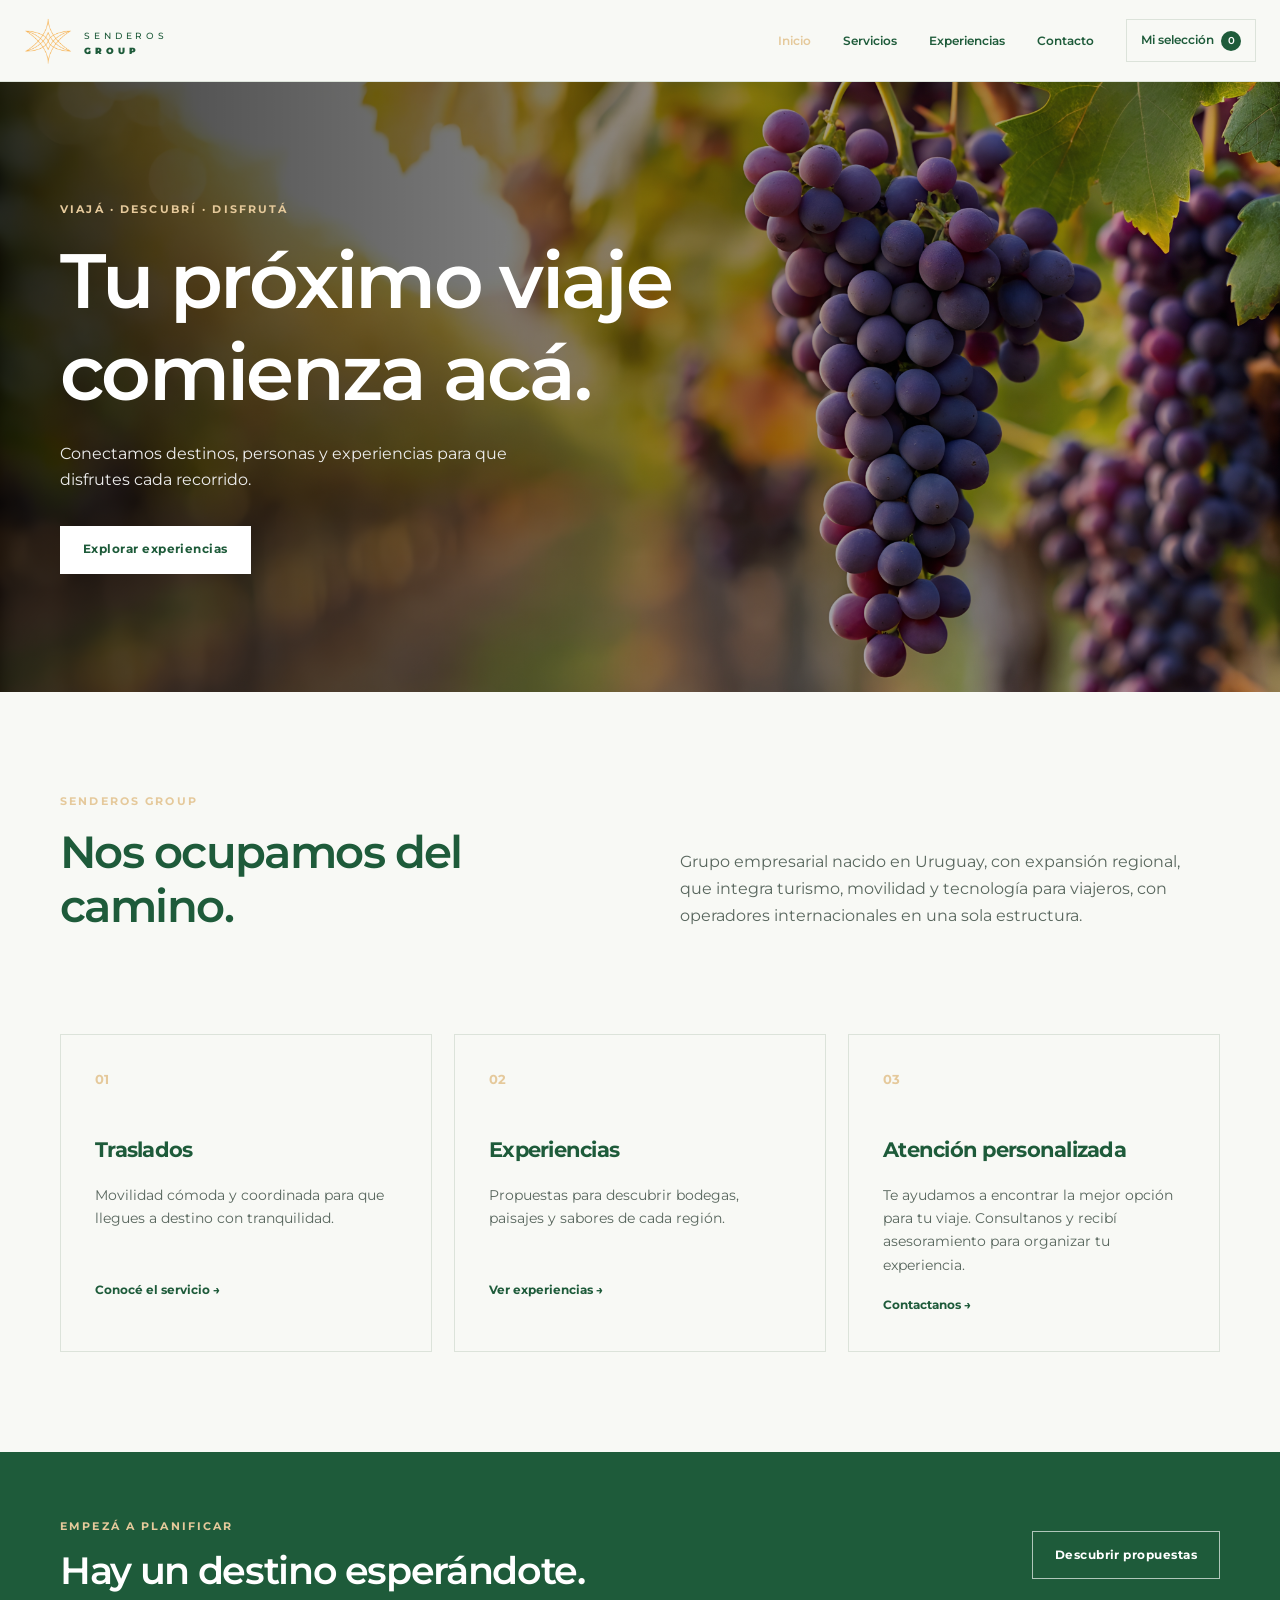
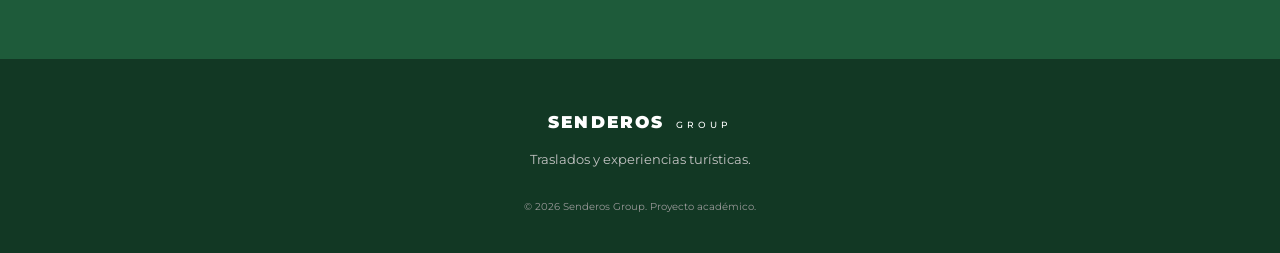
<file: index.html>
<!DOCTYPE html>
<html lang="es">
<head>
  <meta charset="UTF-8">
  <meta name="viewport" content="width=device-width, initial-scale=1.0">
  <meta name="description" content="Senderos Group: experiencias turísticas, traslados y visitas a bodegas.">
  <title>Senderos Group | Inicio</title>
  <link rel="preconnect" href="https://fonts.googleapis.com">
  <link rel="preconnect" href="https://fonts.gstatic.com" crossorigin>
  <link href="https://fonts.googleapis.com/css2?family=Montserrat:wght@400;500;600;700&display=swap" rel="stylesheet">
  <link rel="stylesheet" href="css/styles.css">
  <script src="js/app.js" defer></script>
</head>
<body>
  <header class="site-header">
    <a class="brand" href="index.html">
    <img src="assets/Logo Senderos.png" alt="Logo de Senderos Group">
    <span class="brand-name">SENDEROS<small>GROUP</small></span></a>
    <button class="menu-toggle" aria-label="Abrir menú" aria-expanded="false">☰</button>
    <nav class="main-nav" aria-label="Navegación principal">
      <a class="active" href="index.html">Inicio</a>
      <a href="servicios.html">Servicios</a>
      <a href="productos.html">Experiencias</a>
      <a href="contacto.html">Contacto</a>
      <a class="nav-cart" href="carrito.html">Mi selección <span class="cart-count">0</span></a>
    </nav>
  </header>

  <main>
    <section class="hero">
      <div class="hero-content">
        <p class="eyebrow">VIAJÁ · DESCUBRÍ · DISFRUTÁ</p>
        <h1>Tu próximo viaje<br>comienza acá.</h1>
        <p>Conectamos destinos, personas y experiencias para que disfrutes cada recorrido.</p>
        <a class="button button-light" href="productos.html">Explorar experiencias</a>
      </div>
    </section>

    <section class="section intro-section">
      <div class="section-heading">
        <p class="eyebrow">SENDEROS GROUP</p>
        <h2>Nos ocupamos del camino.</h2>
      </div>
      <p class="intro-copy">Grupo empresarial nacido en Uruguay, con expansión regional, que integra turismo, movilidad y tecnología para viajeros, con operadores internacionales en una sola estructura.</p>
    </section>

    <section class="section feature-grid">
      <article class="feature-card">
        <div class="feature-number">01</div>
        <h3>Traslados</h3>
        <p>Movilidad cómoda y coordinada para que llegues a destino con tranquilidad.</p>
        <a href="servicios.html">Conocé el servicio →</a>
      </article>
      <article class="feature-card">
        <div class="feature-number">02</div>
        <h3>Experiencias</h3>
        <p>Propuestas para descubrir bodegas, paisajes y sabores de cada región.</p>
        <a href="productos.html">Ver experiencias →</a>
      </article>
      <article class="feature-card">
        <div class="feature-number">03</div>
        <h3>Atención personalizada</h3>
        <p>Te ayudamos a encontrar la mejor opción para tu viaje. Consultanos y recibí asesoramiento para organizar tu experiencia.</p>
        <a href="contacto.html">Contactanos →</a>
      </article>
    </section>

    <section class="cta-band">
      <div><p class="eyebrow">EMPEZÁ A PLANIFICAR</p><h2>Hay un destino esperándote.</h2></div>
      <a class="button button-outline-light" href="productos.html">Descubrir propuestas</a>
    </section>
  </main>

  <footer class="site-footer">
    <a class="brand brand-footer" href="index.html">SENDEROS<span>GROUP</span></a>
    <p>Traslados y experiencias turísticas.</p>
    <small>© <span class="current-year"></span> Senderos Group. Proyecto académico.</small>
  </footer>
</body>
</html>
</file>
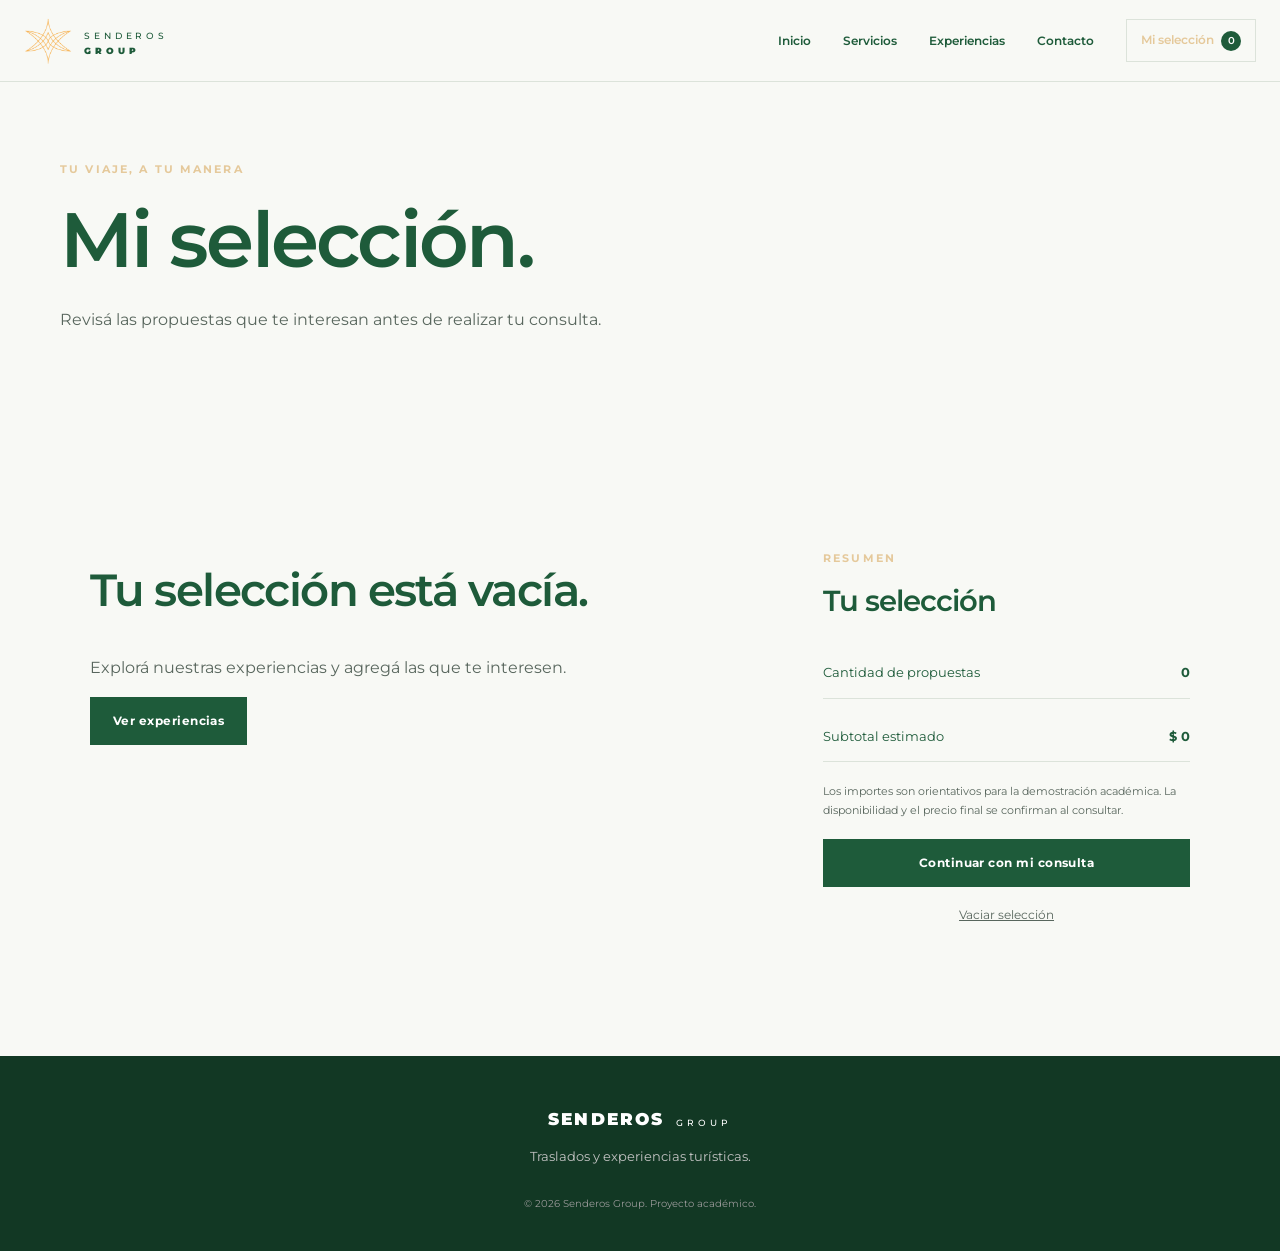
<file: carrito.html>
<!DOCTYPE html>
<html lang="es">
<head>
  <meta charset="UTF-8"><meta name="viewport" content="width=device-width, initial-scale=1.0">
  <title>Senderos Group | Mi selección</title>
  <link rel="preconnect" href="https://fonts.googleapis.com"><link rel="preconnect" href="https://fonts.gstatic.com" crossorigin>
  <link href="https://fonts.googleapis.com/css2?family=Montserrat:wght@400;500;600;700&display=swap" rel="stylesheet">
  <link rel="stylesheet" href="css/styles.css"><script src="js/carrito.js" defer></script><script src="js/app.js" defer></script>
</head>
<body>
  <header class="site-header">
    <a class="brand" href="index.html">
    <img src="assets/Logo Senderos.png" alt="Logo de Senderos Group">
    <span class="brand-name">
        SENDEROS
        <small>GROUP</small>
    </span>
</a>
<button class="menu-toggle" aria-label="Abrir menú" aria-expanded="false">☰</button>
    <nav class="main-nav" aria-label="Navegación principal">
      <a href="index.html">Inicio</a><a href="servicios.html">Servicios</a><a href="productos.html">Experiencias</a><a href="contacto.html">Contacto</a><a class="nav-cart active" href="carrito.html">Mi selección <span class="cart-count">0</span></a>
    </nav>
  </header>
  <main>
    <section class="page-hero compact"><p class="eyebrow">TU VIAJE, A TU MANERA</p><h1>Mi selección.</h1><p>Revisá las propuestas que te interesan antes de realizar tu consulta.</p></section>
    <section class="section cart-section">
      <div id="cart-items" class="cart-items"></div>
      <aside class="cart-summary"><p class="eyebrow">RESUMEN</p><h2>Tu selección</h2><p class="summary-line">Cantidad de propuestas <strong id="cart-total-items">0</strong></p><p class="summary-line">Subtotal estimado <strong id="cart-subtotal">$0</strong></p><p class="disclaimer">Los importes son orientativos para la demostración académica. La disponibilidad y el precio final se confirman al consultar.</p><a class="button button-dark full-button" href="contacto.html">Continuar con mi consulta</a><button id="clear-cart" class="text-button">Vaciar selección</button></aside>
    </section>
  </main>
  <footer class="site-footer"><a class="brand brand-footer" href="index.html">SENDEROS<span>GROUP</span></a><p>Traslados y experiencias turísticas.</p><small>© <span class="current-year"></span> Senderos Group. Proyecto académico.</small></footer>
</body></html>
</file>
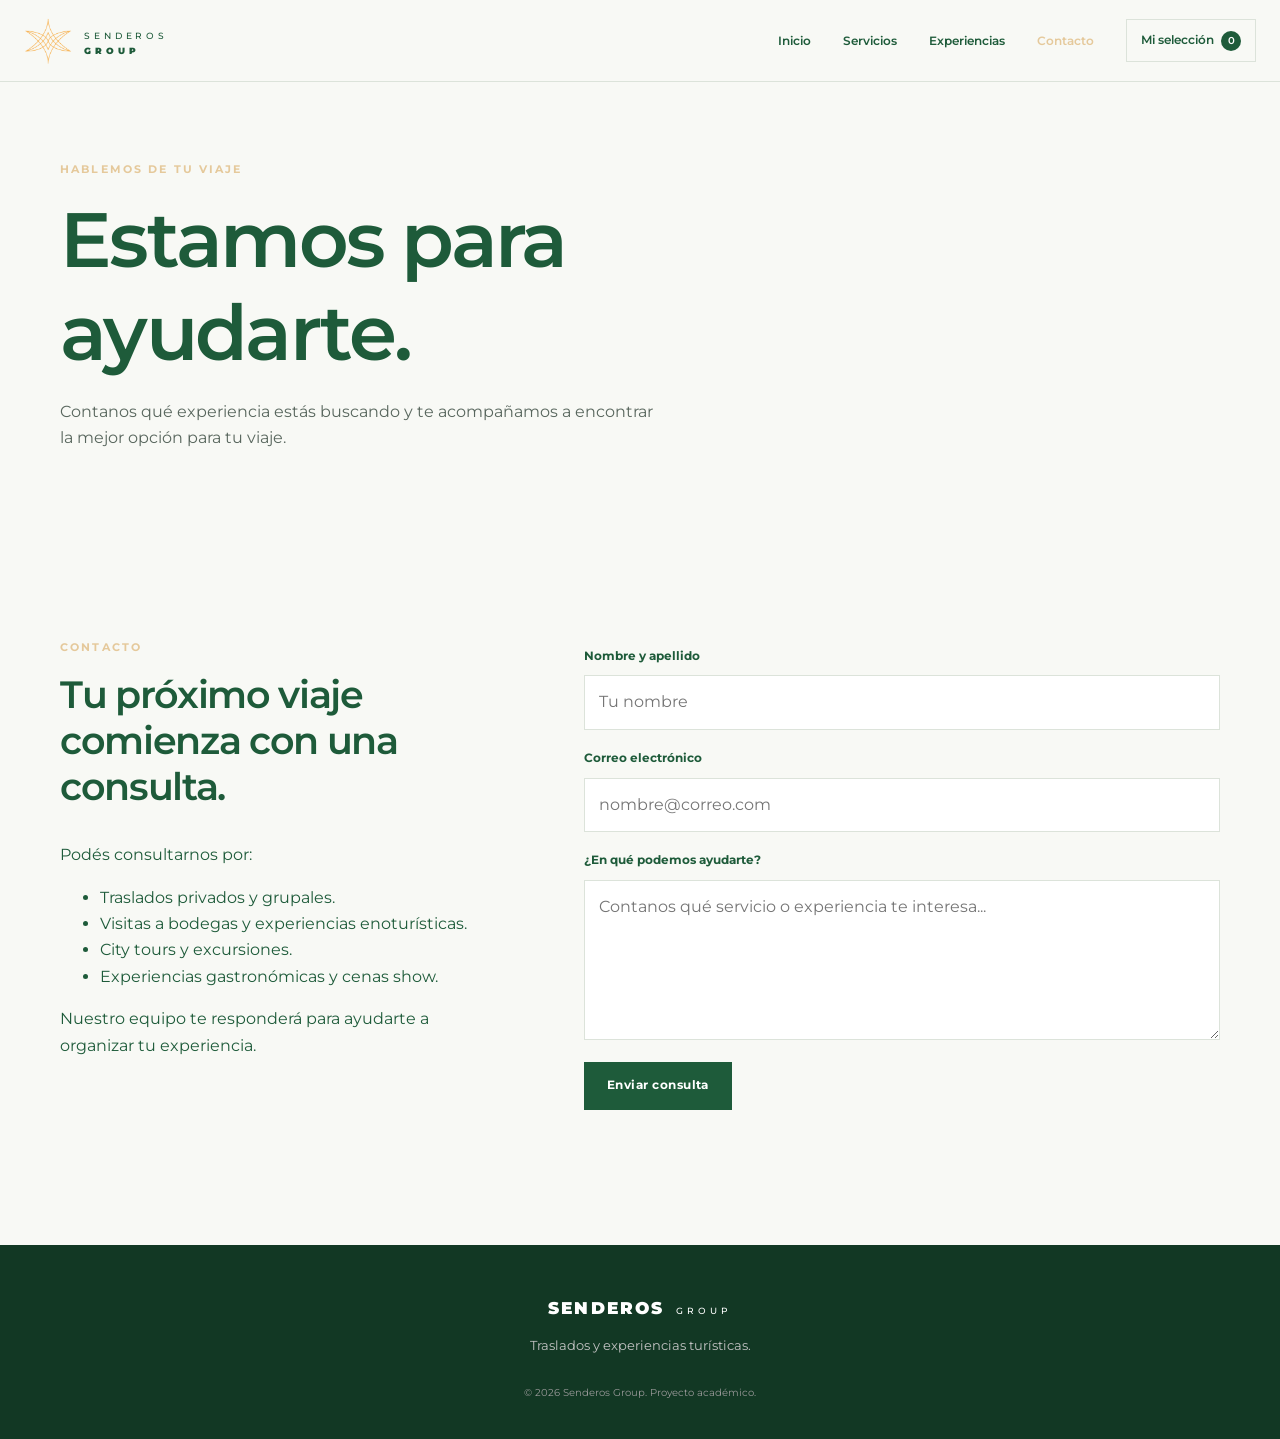
<file: contacto.html>
<!DOCTYPE html>
<html lang="es">
<head>
  <meta charset="UTF-8"><meta name="viewport" content="width=device-width, initial-scale=1.0">
  <meta name="description" content="Contactá a Senderos Group para consultar por tu próximo viaje.">
  <title>Senderos Group | Contacto</title>
  <link rel="preconnect" href="https://fonts.googleapis.com"><link rel="preconnect" href="https://fonts.gstatic.com" crossorigin>
  <link href="https://fonts.googleapis.com/css2?family=Montserrat:wght@400;500;600;700&display=swap" rel="stylesheet">
  <link rel="stylesheet" href="css/styles.css"><script src="js/contacto.js" defer></script><script src="js/app.js" defer></script>
</head>
<body>
  <header class="site-header">
    <a class="brand" href="index.html">
    <img src="assets/Logo Senderos.png" alt="Logo de Senderos Group">
    <span class="brand-name">
        SENDEROS
        <small>GROUP</small>
    </span>
</a>
<button class="menu-toggle" aria-label="Abrir menú" aria-expanded="false">☰</button>
    <nav class="main-nav" aria-label="Navegación principal">
      <a href="index.html">Inicio</a><a href="servicios.html">Servicios</a><a href="productos.html">Experiencias</a><a class="active" href="contacto.html">Contacto</a><a class="nav-cart" href="carrito.html">Mi selección <span class="cart-count">0</span></a>
    </nav>
  </header>
  <main>
    <section class="page-hero compact"><p class="eyebrow">HABLEMOS DE TU VIAJE</p><h1>Estamos para<br>ayudarte.</h1><p>Contanos qué experiencia estás buscando y te acompañamos a encontrar la mejor opción para tu viaje.</p></section>
    <section class="section contact-layout">
      <div><p class="eyebrow">CONTACTO</p><h2>Tu próximo viaje comienza con una consulta.</h2><p><p>Podés consultarnos por:</p>

<ul class="contact-list">
    <li>Traslados privados y grupales.</li>
    <li>Visitas a bodegas y experiencias enoturísticas.</li>
    <li>City tours y excursiones.</li>
    <li>Experiencias gastronómicas y cenas show.</li>
</ul>

<p>Nuestro equipo te responderá para ayudarte a organizar tu experiencia.</p></p></div>
      <form id="contact-form" class="contact-form">
        <label for="name">Nombre y apellido</label><input id="name" name="name" type="text" required minlength="2" placeholder="Tu nombre">
        <label for="email">Correo electrónico</label><input id="email" name="email" type="email" required placeholder="nombre@correo.com">
        <label for="message">¿En qué podemos ayudarte?</label><textarea id="message" name="message" rows="5" required minlength="10" placeholder="Contanos qué servicio o experiencia te interesa..."></textarea>
        <button class="button button-dark" type="submit">Enviar consulta</button>
        <p id="form-feedback" class="form-feedback" role="status" aria-live="polite"></p>
      </form>
    </section>
  </main>
  <footer class="site-footer"><a class="brand brand-footer" href="index.html">SENDEROS<span>GROUP</span></a><p>Traslados y experiencias turísticas.</p><small>© <span class="current-year"></span> Senderos Group. Proyecto académico.</small></footer>
</body></html>
</file>
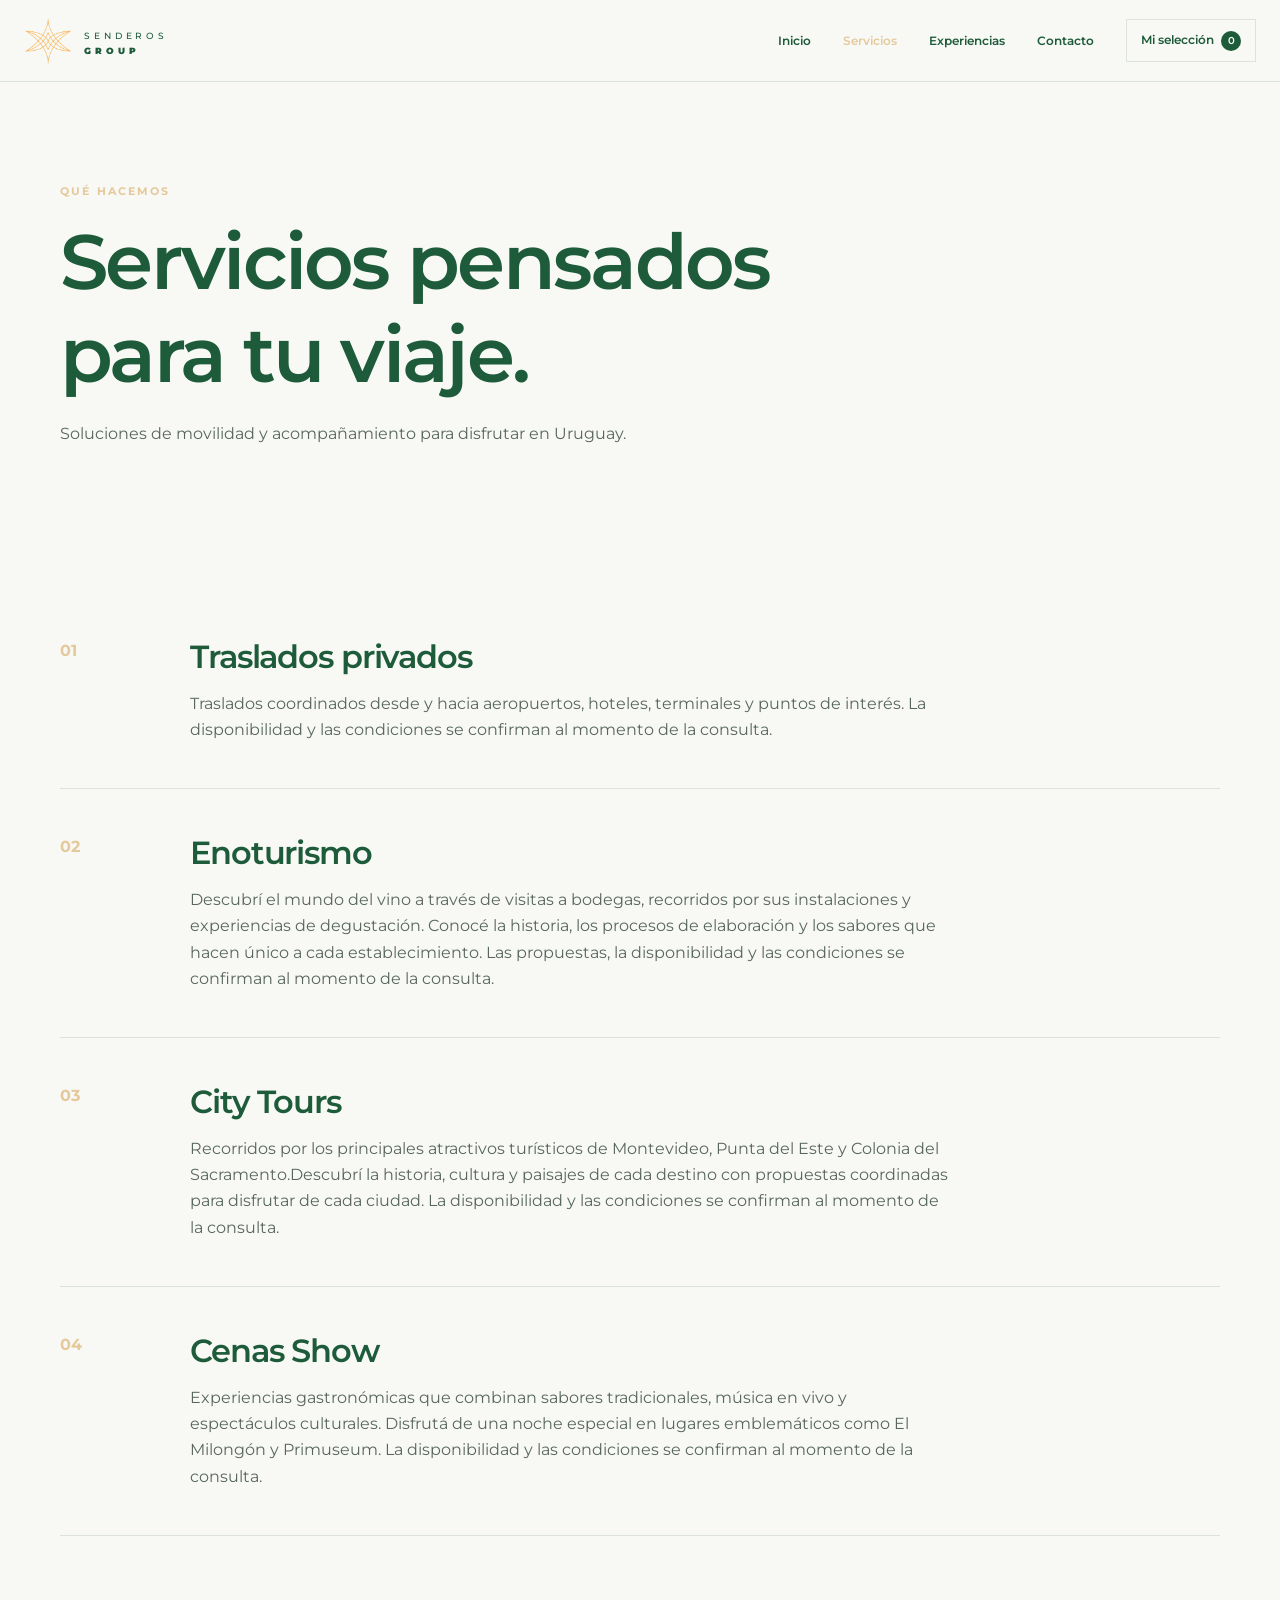
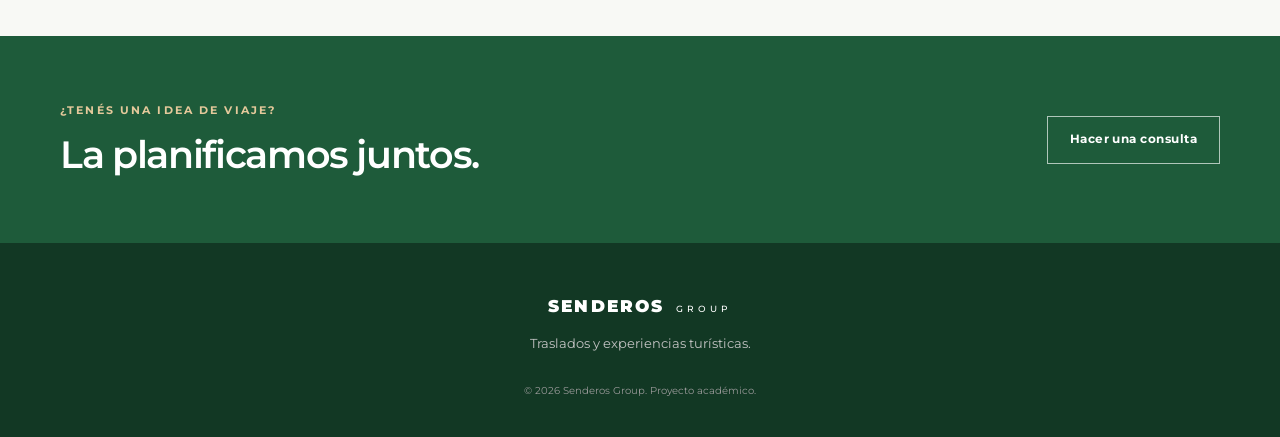
<file: servicios.html>
<!DOCTYPE html>
<html lang="es">
<head>
  <meta charset="UTF-8"><meta name="viewport" content="width=device-width, initial-scale=1.0">
  <meta name="description" content="Conocé los servicios de traslados y turismo de Senderos Group.">
  <title>Senderos Group | Servicios</title>
  <link rel="preconnect" href="https://fonts.googleapis.com"><link rel="preconnect" href="https://fonts.gstatic.com" crossorigin>
  <link href="https://fonts.googleapis.com/css2?family=Montserrat:wght@400;500;600;700&display=swap" rel="stylesheet">
  <link rel="stylesheet" href="css/styles.css"><script src="js/app.js" defer></script>
</head>
<body>
  <header class="site-header">
    <a class="brand" href="index.html">
    <img src="assets/Logo Senderos.png" alt="Logo de Senderos Group">
    <span class="brand-name">
        SENDEROS
        <small>GROUP</small>
    </span>
</a>
<button class="menu-toggle" aria-label="Abrir menú" aria-expanded="false">☰</button>
    <nav class="main-nav" aria-label="Navegación principal">
      <a href="index.html">Inicio</a><a class="active" href="servicios.html">Servicios</a><a href="productos.html">Experiencias</a><a href="contacto.html">Contacto</a><a class="nav-cart" href="carrito.html">Mi selección <span class="cart-count">0</span></a>
    </nav>
  </header>
  <main>
    <section class="page-hero"><p class="eyebrow">QUÉ HACEMOS</p><h1>Servicios pensados<br>para tu viaje.</h1><p>Soluciones de movilidad y acompañamiento para disfrutar en Uruguay.</p></section>
    <section class="section service-list">
      <article class="service-row"><div class="service-index">01</div><div><h2>Traslados privados</h2><p>Traslados coordinados desde y hacia aeropuertos, hoteles, terminales y puntos de interés. La disponibilidad y las condiciones se confirman al momento de la consulta.</p></div></article>
      <article class="service-row"><div class="service-index">02</div><div><h2>Enoturismo</h2><p>Descubrí el mundo del vino a través de visitas a bodegas, recorridos por sus instalaciones y experiencias de degustación. Conocé la historia, los procesos de elaboración y los sabores que hacen único a cada establecimiento. Las propuestas, la disponibilidad y las condiciones se confirman al momento de la consulta.</p></div></article>
      <article class="service-row"><div class="service-index">03</div><div><h2>City Tours</h2><p>Recorridos por los principales atractivos turísticos de Montevideo, Punta del Este y Colonia del Sacramento.Descubrí la historia, cultura y paisajes de cada destino con propuestas coordinadas para disfrutar de cada ciudad. La disponibilidad y las condiciones se confirman al momento de la consulta.</p></div></article>
      <article class="service-row"><div class="service-index">04</div><div><h2>Cenas Show</h2><p>Experiencias gastronómicas que combinan sabores tradicionales, música en vivo y espectáculos culturales. Disfrutá de una noche especial en lugares emblemáticos como El Milongón y Primuseum. La disponibilidad y las condiciones se confirman al momento de la consulta.</p></div></article>
    </section>
    <section class="cta-band"><div><p class="eyebrow">¿TENÉS UNA IDEA DE VIAJE?</p><h2>La planificamos juntos.</h2></div><a class="button button-outline-light" href="contacto.html">Hacer una consulta</a></section>
  </main>
  <footer class="site-footer"><a class="brand brand-footer" href="index.html">SENDEROS<span>GROUP</span></a><p>Traslados y experiencias turísticas.</p><small>© <span class="current-year"></span> Senderos Group. Proyecto académico.</small></footer>
</body></html>
</file>
<file: css/styles.css>
/* FONDO */
:root {
  --black: #1E5B3A;
  --charcoal: #1E5B3A;
  --white: #F8F9F5;
  --off-white: #F8F9F5;
  --soft-gray: #EEF1EA;
  --mid-gray: #58665D;
  --border: #DCE3DA;
  --accent: #E5C99B;
}
* { box-sizing: border-box; }
html { scroll-behavior: smooth; }
body { margin: 0; font-family: "Montserrat", sans-serif; color: var(--black); background: var(--white); line-height: 1.65; }
a { color: inherit; text-decoration: none; }
button, input, textarea { font: inherit; }
button { cursor: pointer; }
img { display: block; max-width: 100%; }
h1, h2, h3, p { margin-top: 0; }
h1, h2, h3 { line-height: 1.2; letter-spacing: -.035em; }
h1 { font-size: clamp(2.7rem, 6vw, 5.8rem); font-weight: 600; }
h2 { font-size: clamp(2rem, 3.5vw, 3.2rem); font-weight: 600; }
h3 { font-size: 1.3rem; }
.eyebrow { margin-bottom: 1rem; color: var(--accent); font-size: .7rem; font-weight: 700; letter-spacing: .19em; }
.section { width: min(1160px, calc(100% - 48px)); margin: 0 auto; padding: 100px 0; }
.site-header { min-height: 82px; padding: 0 max(24px, calc((100% - 1240px) / 2)); display: flex; align-items: center; justify-content: space-between; gap: 30px; background: var(--white); border-bottom: 1px solid var(--border); position: relative; z-index: 5; }
.brand { display: inline-flex; flex-direction: column; font-size: 1.05rem; line-height: 1; font-weight: 700; letter-spacing: .13em; }
.brand span { margin-top: 5px; font-size: .58rem; font-weight: 500; letter-spacing: .42em; }
.main-nav { display: flex; align-items: center; gap: clamp(14px, 2.5vw, 34px); }
.main-nav a { font-size: .75rem; font-weight: 600; transition: color .2s; }
.main-nav a:hover, .main-nav a.active { color: var(--accent); }
.nav-cart { padding: 10px 14px; border: 1px solid var(--border); }
.cart-count { display: inline-grid; place-items: center; min-width: 20px; height: 20px; margin-left: 4px; padding: 0 5px; border-radius: 50px; color: white; background: var(--black); font-size: .65rem; }
.menu-toggle { display: none; border: 0; background: transparent; font-size: 1.6rem; }
.brand {
    display: flex;
    flex-direction: row;
    align-items: center;
    gap: 12px;
    font-size: 1.05rem;
    font-weight: 900;
    letter-spacing: .13em;
}
.brand img {
    width: 48px;
    height: 48px;
    object-fit: contain;
}
.brand-name {
    display: flex;
    flex-direction: column;
    line-height: 1;
}
.brand-name small {
    margin-top: 5px;
    font-size: .58rem;
    font-weight: 900;
    letter-spacing: .42em;
}
footer .brand-footer {
    justify-content: center;
    margin-left: auto;
    margin-right: auto;
}

/*INICIO*/
.hero { min-height: 610px; display: flex; align-items: center; padding: 80px max(24px, calc((100% - 1160px) / 2)); color: white; background: linear-gradient(90deg, rgba(0,0,0,.76), rgba(0,0,0,.15)), url("../assets/hero.jpeg") center/cover no-repeat; }
.hero-content { max-width: 650px; }
.hero h1 { margin-bottom: 22px; }
.hero-content > p:not(.eyebrow) { max-width: 500px; margin-bottom: 32px; color: #eeeeee; }
.button { display: inline-flex; justify-content: center; align-items: center; min-height: 48px; padding: 13px 22px; border: 1px solid transparent; font-size: .72rem; font-weight: 700; letter-spacing: .04em; transition: .2s ease; }
.button:hover { transform: translateY(-2px); }
.button-light { color: var(--black); background: white; }
.button-dark { color: white; background: var(--black); }
.button-dark:hover { background: #3a3a3a; }
.button-outline-light { color: white; border-color: rgba(255,255,255,.65); }
.intro-section { display: grid; grid-template-columns: 1fr 1fr; align-items: end; gap: 80px; }
.section-heading h2 { max-width: 470px; margin-bottom: 0; }
.intro-copy { max-width: 510px; margin-bottom: 5px; color: var(--mid-gray); font-size: 1.02rem; }
.feature-grid { display: grid; grid-template-columns: repeat(3, 1fr); gap: 22px; padding-top: 0; }
.feature-card { padding: 34px; border: 1px solid var(--border); }
.feature-number { margin-bottom: 48px; color: var(--accent); font-size: .8rem; font-weight: 700; }
.feature-card p { min-height: 78px; color: var(--mid-gray); font-size: .88rem; }
.feature-card a { font-size: .75rem; font-weight: 700; }
.cta-band { display: flex; justify-content: space-between; align-items: center; gap: 30px; padding: 65px max(24px, calc((100% - 1160px) / 2)); color: white; background: var(--black); }
.cta-band h2 { margin-bottom: 0; font-size: clamp(1.8rem, 3vw, 2.8rem); }
.cta-band .eyebrow { margin-bottom: 12px; }

/* PAGINAS */
.page-hero { padding: 100px max(24px, calc((100% - 1160px) / 2)) 90px; background: var(--off-white); }
.page-hero h1 { margin-bottom: 20px; }
.page-hero > p:last-child { max-width: 600px; color: var(--mid-gray); }
.page-hero.compact { padding-top: 78px; padding-bottom: 70px; }
.service-list { padding-top: 40px; }
.service-row { display: grid; grid-template-columns: 100px 1fr; gap: 30px; padding: 45px 0; border-bottom: 1px solid var(--border); }
.service-index { color: var(--accent); font-size: 1rem; font-weight: 700; }
.service-row h2 { margin-bottom: 14px; font-size: 2rem; }
.service-row p { max-width: 760px; margin-bottom: 0; color: var(--mid-gray); }

/* EXPERIENCIAS */
.catalog-toolbar { display: flex; justify-content: space-between; align-items: end; gap: 24px; margin-bottom: 35px; }
.catalog-toolbar h2 { margin-bottom: 0; font-size: 2rem; }
.search-label { display: grid; gap: 7px; font-size: .72rem; font-weight: 700; }
.search-label input { width: min(300px, 70vw); }
input, textarea { width: 100%; padding: 13px 14px; border: 1px solid var(--border); border-radius: 0; background: white; color: var(--black); outline: none; }
input:focus, textarea:focus { border-color: var(--accent); }
.product-grid { display: grid; grid-template-columns: repeat(3, 1fr); gap: 25px; }
.product-card { border: 1px solid var(--border); background: white; }
.product-image { width: 100%; aspect-ratio: 4 / 3; object-fit: cover; background: var(--soft-gray); }
.product-info { padding: 24px; }
.product-info .eyebrow { margin-bottom: 9px; }
.product-info h3 { margin-bottom: 10px; }
.product-info > p:not(.eyebrow) { min-height: 68px; color: var(--mid-gray); font-size: .82rem; }
.product-bottom { display: flex; justify-content: space-between; align-items: center; gap: 10px; padding-top: 15px; border-top: 1px solid var(--border); }
.product-bottom strong { font-size: .9rem; }
.product-bottom .button { min-height: 40px; padding: 9px 14px; font-size: .65rem; }
.empty-state { padding: 30px; text-align: center; background: var(--off-white); }

/* CARRITO */
.cart-section { display: grid; grid-template-columns: 1.6fr 1fr; align-items: start; gap: 50px; }
.cart-item { display: grid; grid-template-columns: 1fr auto auto auto; align-items: center; gap: 20px; padding: 24px 0; border-bottom: 1px solid var(--border); }
.cart-item h3 { margin-bottom: 7px; }
.cart-item p:not(.eyebrow) { margin-bottom: 0; color: var(--mid-gray); font-size: .78rem; }
.cart-item .eyebrow { margin-bottom: 5px; }
.quantity-control { display: flex; align-items: center; gap: 12px; }
.quantity-btn { width: 30px; height: 30px; border: 1px solid var(--border); background: white; }
.remove-btn, .text-button { border: 0; background: transparent; color: var(--mid-gray); text-decoration: underline; font-size: .72rem; }
.cart-summary { padding: 30px; background: var(--off-white); }
.cart-summary h2 { margin-bottom: 30px; font-size: 1.8rem; }
.summary-line { display: flex; justify-content: space-between; gap: 15px; padding: 14px 0; border-bottom: 1px solid var(--border); font-size: .82rem; }
.disclaimer { margin: 20px 0; color: var(--mid-gray); font-size: .7rem; }
.full-button { width: 100%; }
.cart-summary .text-button { display: block; margin: 18px auto 0; }
.empty-cart { padding: 45px 30px; background: var(--off-white); }
.empty-cart p { color: var(--mid-gray); }

/* CONTACTO */
.contact-layout { display: grid; grid-template-columns: .8fr 1.2fr; gap: 100px; }
.contact-layout h2 { font-size: 2.4rem; }
.contact-layout > div > p:last-child { max-width: 390px; color: var(--mid-gray); }
.contact-form { display: grid; gap: 10px; }
.contact-form label { margin-top: 8px; font-size: .75rem; font-weight: 700; }
.contact-form textarea { resize: vertical; }
.contact-form .button { margin-top: 12px; justify-self: start; }
.form-feedback { min-height: 25px; margin: 0; color: #356b45; font-size: .8rem; }

/* FOOTER */
.site-footer { padding: 55px 24px 35px; text-align: center; color: white; background: #123824; }
.brand-footer { align-items: center; margin-bottom: 18px; }
.site-footer p { margin-bottom: 22px; color: #c4c4c4; font-size: .8rem; }
.site-footer small { color: #999999; font-size: .65rem; }

@media (max-width: 850px) {
  .site-header { min-height: 72px; }
  .menu-toggle { display: block; }
  .main-nav { display: none; position: absolute; top: 72px; left: 0; right: 0; padding: 22px 24px; flex-direction: column; align-items: stretch; gap: 18px; background: white; border-bottom: 1px solid var(--border); }
  .main-nav.is-open { display: flex; }
  .main-nav a { padding: 5px 0; }
  .nav-cart { border: 0; }
  .intro-section, .contact-layout { grid-template-columns: 1fr; gap: 30px; }
  .feature-grid, .product-grid { grid-template-columns: repeat(2, 1fr); }
  .cart-section { grid-template-columns: 1fr; gap: 30px; }
}
@media (max-width: 560px) {
  .section { width: min(100% - 36px, 1160px); padding: 68px 0; }
  .hero { min-height: 540px; }
  .feature-grid, .product-grid { grid-template-columns: 1fr; }
  .feature-card p, .product-info > p:not(.eyebrow) { min-height: auto; }
  .cta-band { align-items: flex-start; flex-direction: column; padding-top: 48px; padding-bottom: 48px; }
  .page-hero { padding-top: 70px; padding-bottom: 60px; }
  .catalog-toolbar { align-items: stretch; flex-direction: column; }
  .search-label input { width: 100%; }
  .service-row { grid-template-columns: 42px 1fr; gap: 15px; padding: 32px 0; }
  .service-row h2 { font-size: 1.5rem; }
  .cart-item { grid-template-columns: 1fr auto; gap: 12px; }
  .cart-item > strong { grid-column: 1; }
  .remove-btn { justify-self: end; }
  .quantity-control { justify-self: end; }
}
</file>
